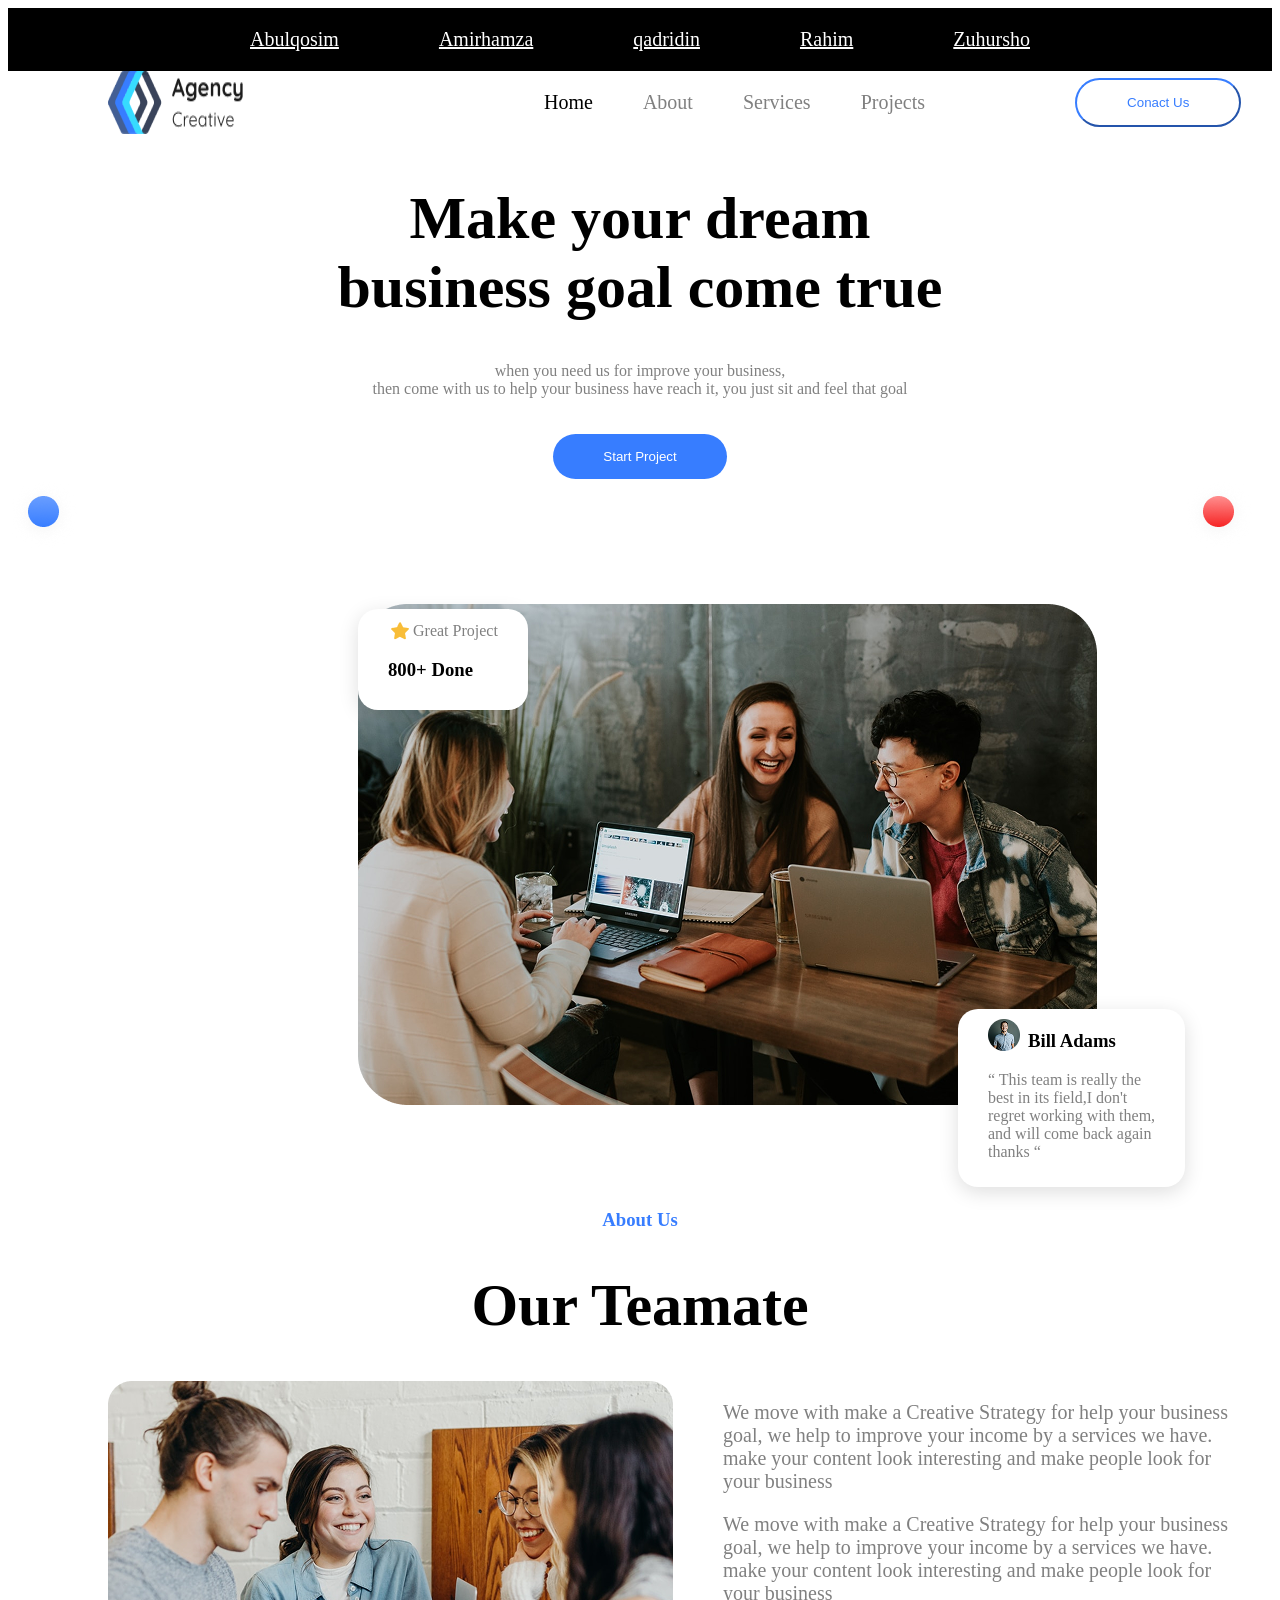
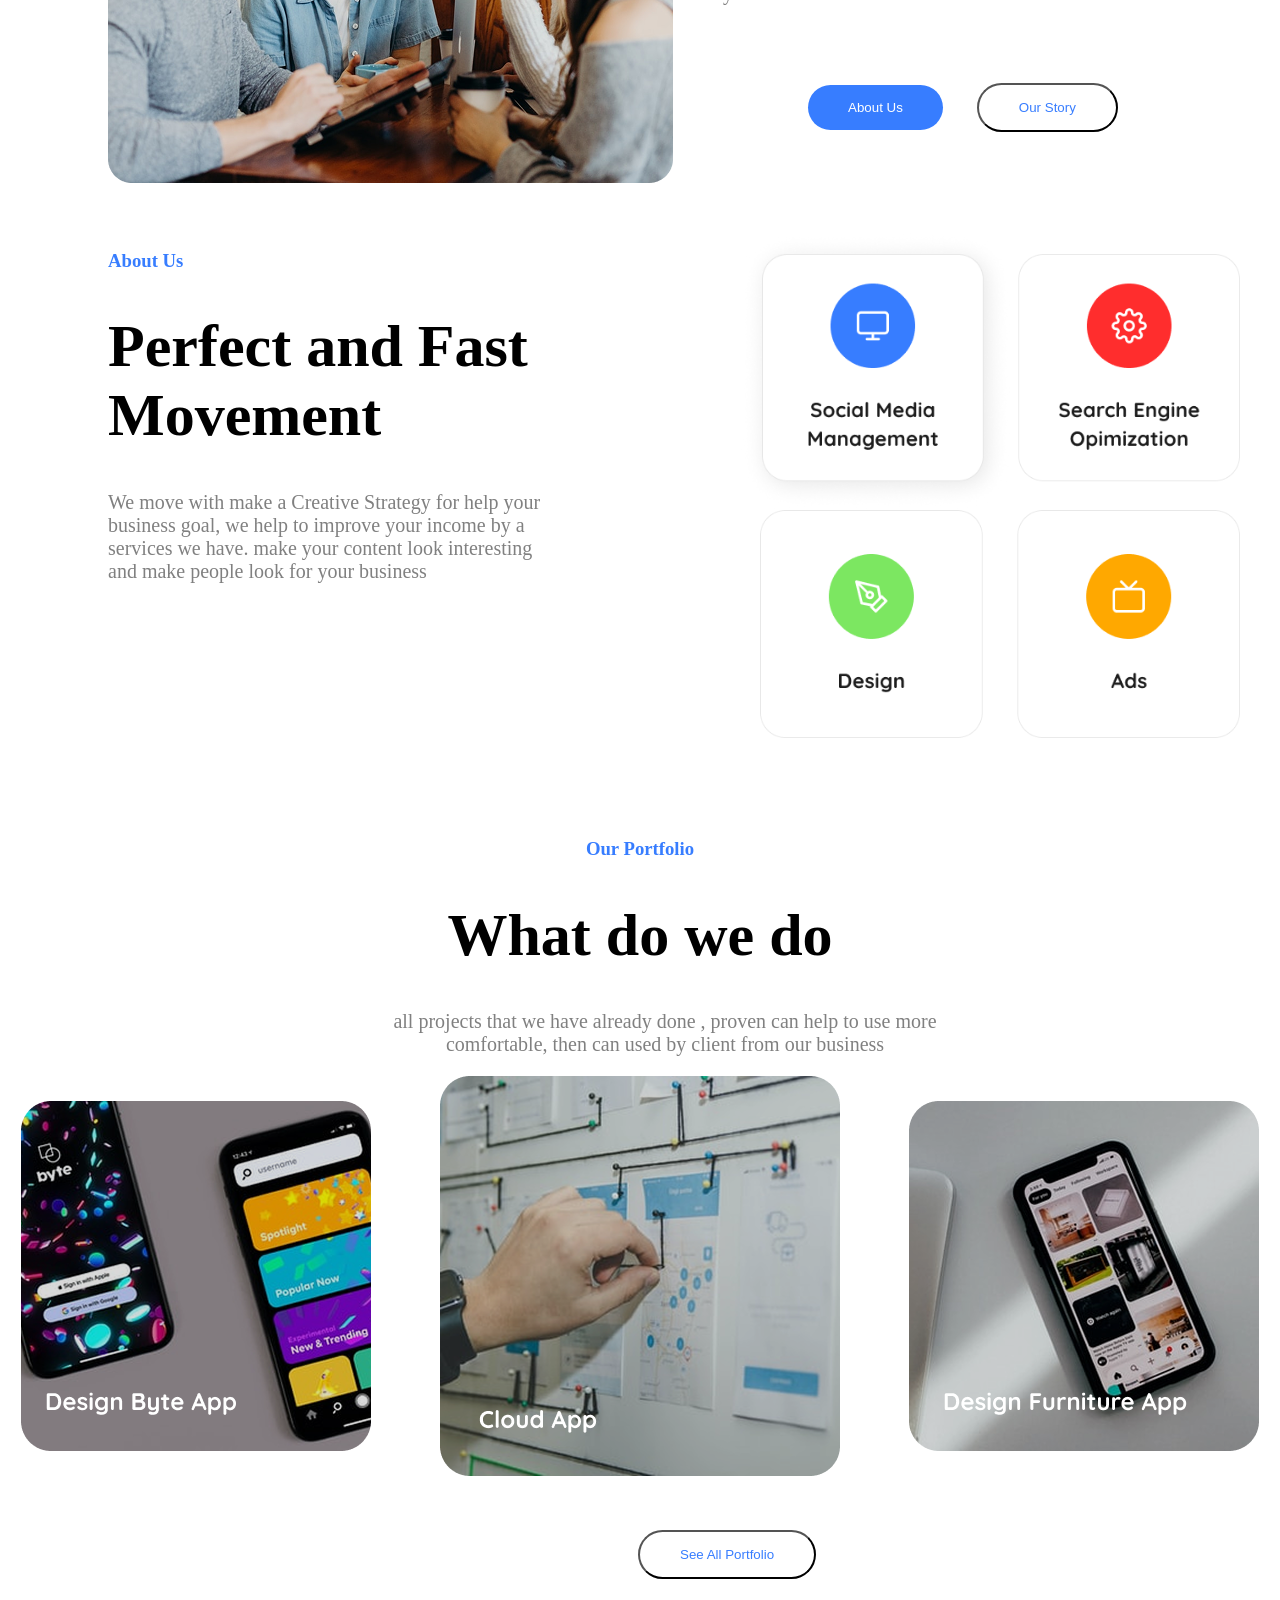
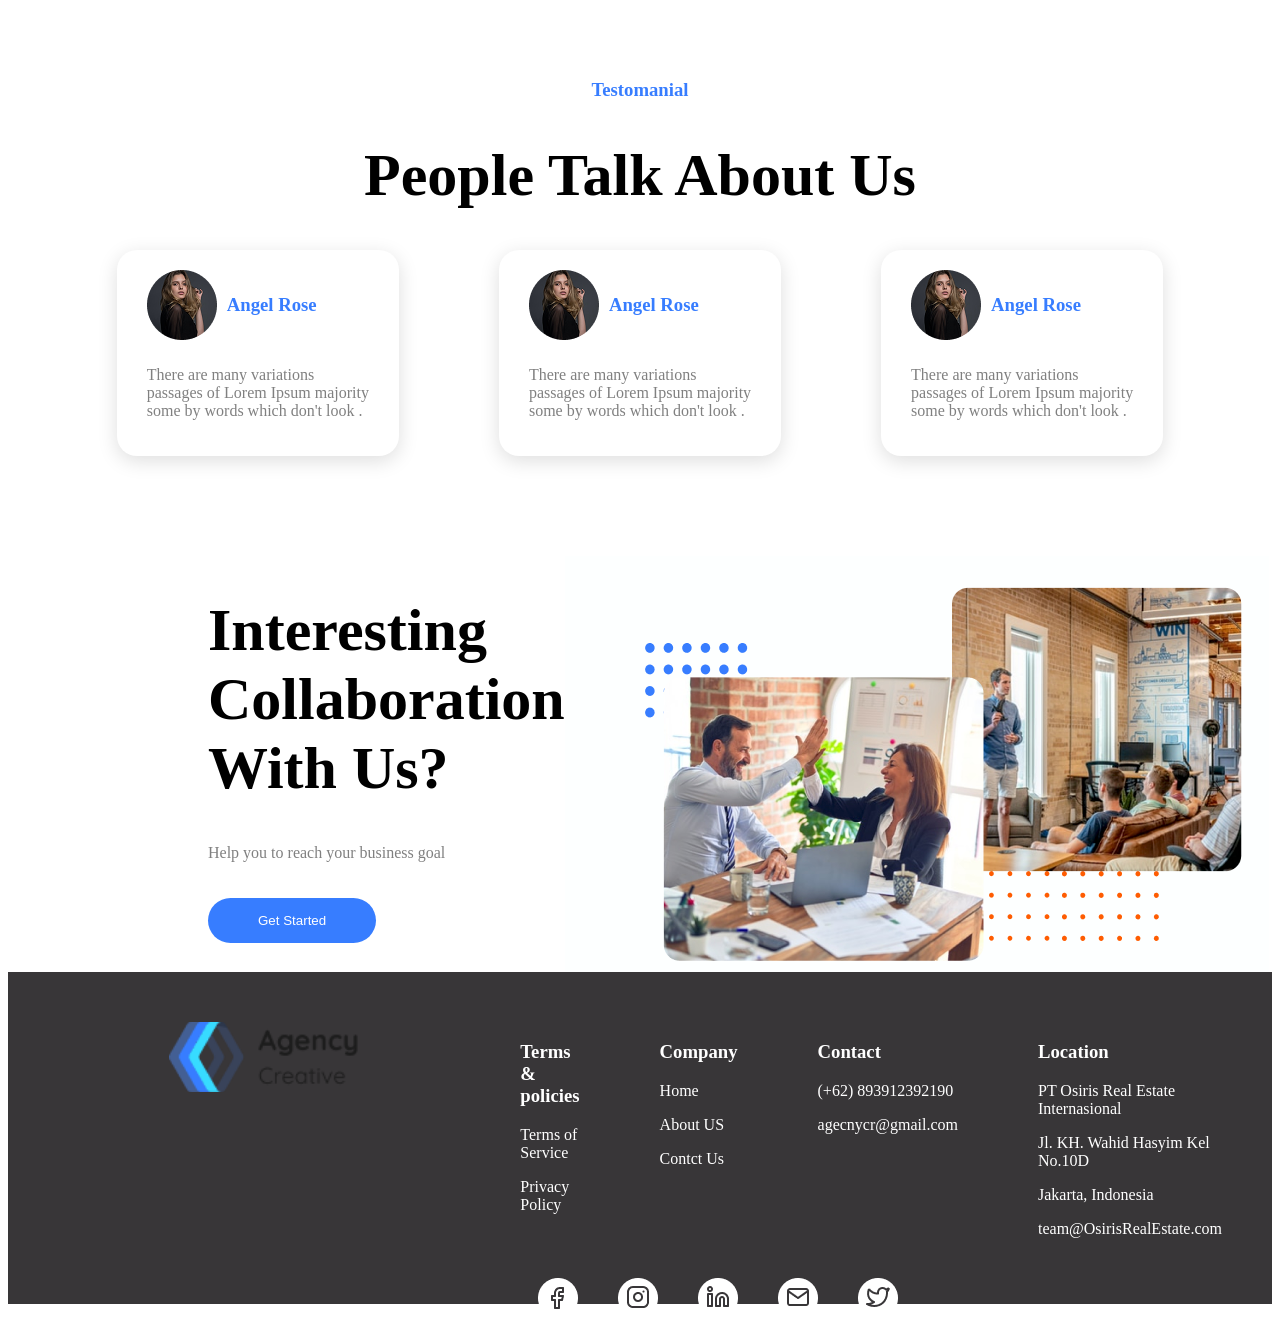
<file: index.html>
<!DOCTYPE html>
<html lang="en">
<head>
    <meta charset="UTF-8">
    <meta name="viewport" content="width=device-width, initial-scale=1.0">
    <title>Document</title>
    <link rel="stylesheet" href="./style.css">
</head>
<body>
    <div class="name">
      <a href="./index.html">Abulqosim</a>
      <a href="./amirhamza">Amirhamza</a>
      <a href="./qadirdin/">qadridin</a>
      <a href="./rahim/">Rahim</a>
      <a href="./zuhursho">Zuhursho</a>
    </div>
    <div class="salom">
<img src="./Group 3.png" alt="">
<div class="salom1">
    <p>Home</p>
    <p class="salom2">About</p>
    <p class="salom2">Services</p>
    <p class="salom2">Projects</p>
    <button class="salom3">Conact Us</button>
</div>
    </div>
    <div class="salom4">
        <h1 class="salom7">Make your dream<br> 
business goal come true</h1>
<p class="salom2">when you need us for improve your business,<br>
then come with us to help your business have reach it, you just sit and feel that goal</p>
<button class="salom5">Start Project</button>
    </div>
    <img src="./Ellipse 87.png" alt="">
    <img class="salom15" src="./Ellipse 88.png" alt="">
    <div class="salom9">
        <img class="salom8" src="./Rectangle 844.png" alt="">
        <div class="salom10">
            <div class="salom11">
                <img src="./star.png" alt="">
                <p class="salom12">Great Project</p>
            </div>
            <h3>800+ Done</h3>
        </div>
               <div class="salom13">
            <div class="salom11">
                <img src="./Ellipse 50.png" alt="">
                <h3 class="salom14">Bill Adams</h3>
            </div>
            <p class="salom2">“ This team is really the<br> best in its field,I don't<br> regret working with them,<br> and will come back again<br> thanks “</p>
        </div>
    </div>
    <div class="salom16">
        <h3 class="salom17">About Us</h3>
        <h1 class="salom7">Our Teamate</h1>
    </div>
    <div class="salom18">
        <img src="./Rectangle 832.png" alt="">
        <div class="salom19">
            <p class="salom20">We move with make a Creative Strategy for help your business<br> goal, we help to improve your income by a services we have.<br> make your content look interesting and make people look for<br> your business</p>
                        <p class="salom20">We move with make a Creative Strategy for help your business<br> goal, we help to improve your income by a services we have.<br> make your content look interesting and make people look for<br> your business</p>

        </div>
    </div>
    <div class="salom24">
                    <button class="salom22">About Us</button>
            <button class="salom23">Our Story</button>
    </div>
    <div class="salom25">
<div class="salom28">
            <h3 class="salom17">About Us</h3>
        <h1 class="salom7">Perfect and Fast<br>Movement</h1>
        <p class="salom26">We move with make a Creative Strategy for help your<br> business goal, we help to improve your income by a<br> services we have. make your content look interesting<br> and make people look for your business</p>
</div>
        <div class="salom27">
            <img src="./Frame 36.png" alt="">
            <img class="salom29" src="./Frame 35.png" alt="">
        </div>
    </div>
    <div class="salom30">
            <h3 class="salom17">Our Portfolio</h3>
    <h1 class="salom7">What do we do</h1>
    <p class="salom20">all projects that we have already done , proven can help to use more<br> comfortable, then can used by client from our business</p>
    <img src="./Group 2155.png" alt="">
    </div>
        <button class="salom31">See All Portfolio</button>
        <div class="salom32">
            <h3 class="salom17">Testomanial</h3>
            <h1 class="salom7">People Talk About Us</h1>
        </div>
 <div class="salom40">
               <div class="salom33">
                <img src="./Ellipse 57.png" alt="">
                <h3 class="salom34">Angel Rose</h3>
                <p class="salom35">There are many variations<br> passages of Lorem Ipsum majority<br> some by words which don't look . </p>
            </div>
                        <div class="salom33">
                <img src="./Ellipse 57.png" alt="">
                <h3 class="salom34">Angel Rose</h3>
                <p class="salom35">There are many variations<br> passages of Lorem Ipsum majority<br> some by words which don't look . </p>
            </div>
                        <div class="salom33">
                <img src="./Ellipse 57.png" alt="">
                <h3 class="salom34">Angel Rose</h3>
                <p class="salom35">There are many variations<br> passages of Lorem Ipsum majority<br> some by words which don't look . </p>
            </div>
            
 </div>
 <div class="salom41">
<div class="salom43">
        <h1 class="salom7">Interesting<br> Collaboration<br> With Us?</h1>
    <p class="salom2">Help you to reach your business goal</p>
    <button class="salom42">Get Started</button>
</div>
<img src="./Снимок экрана — 2026-11-27 в 00.05.38.png" alt="">
 </div>
 <div class="salom44">
    <img class="salom51" src="./Group 3.png" alt="">
<div class="salom50">
        <div class="salom45">
        <h3>Terms & policies</h3>
        <p>Terms of Service</p>
        <p>Privacy Policy</p>
    </div>
    <div class="salom45">
        <h3>Company</h3>
        <p>Home</p>
        <p>About US</p>
        <p>Contct Us</p>
    </div>
    <div class="salom46">
        <h3>Contact</h3>
        <p>(+62) 893912392190</p>
        <p>agecnycr@gmail.com</p>
    </div>
    <div class="salom47">
        <h3>Location</h3>
        <p>PT Osiris Real Estate Internasional</p>
        <p>Jl. KH. Wahid Hasyim Kel No.10D</p>
        <p>Jakarta, Indonesia</p>
        <p>team@OsirisRealEstate.com</p>
    </div>
</div>
 </div>
 <img class="salom53" src="./Group 2148.png" alt="">
</body>
</html>
</file>
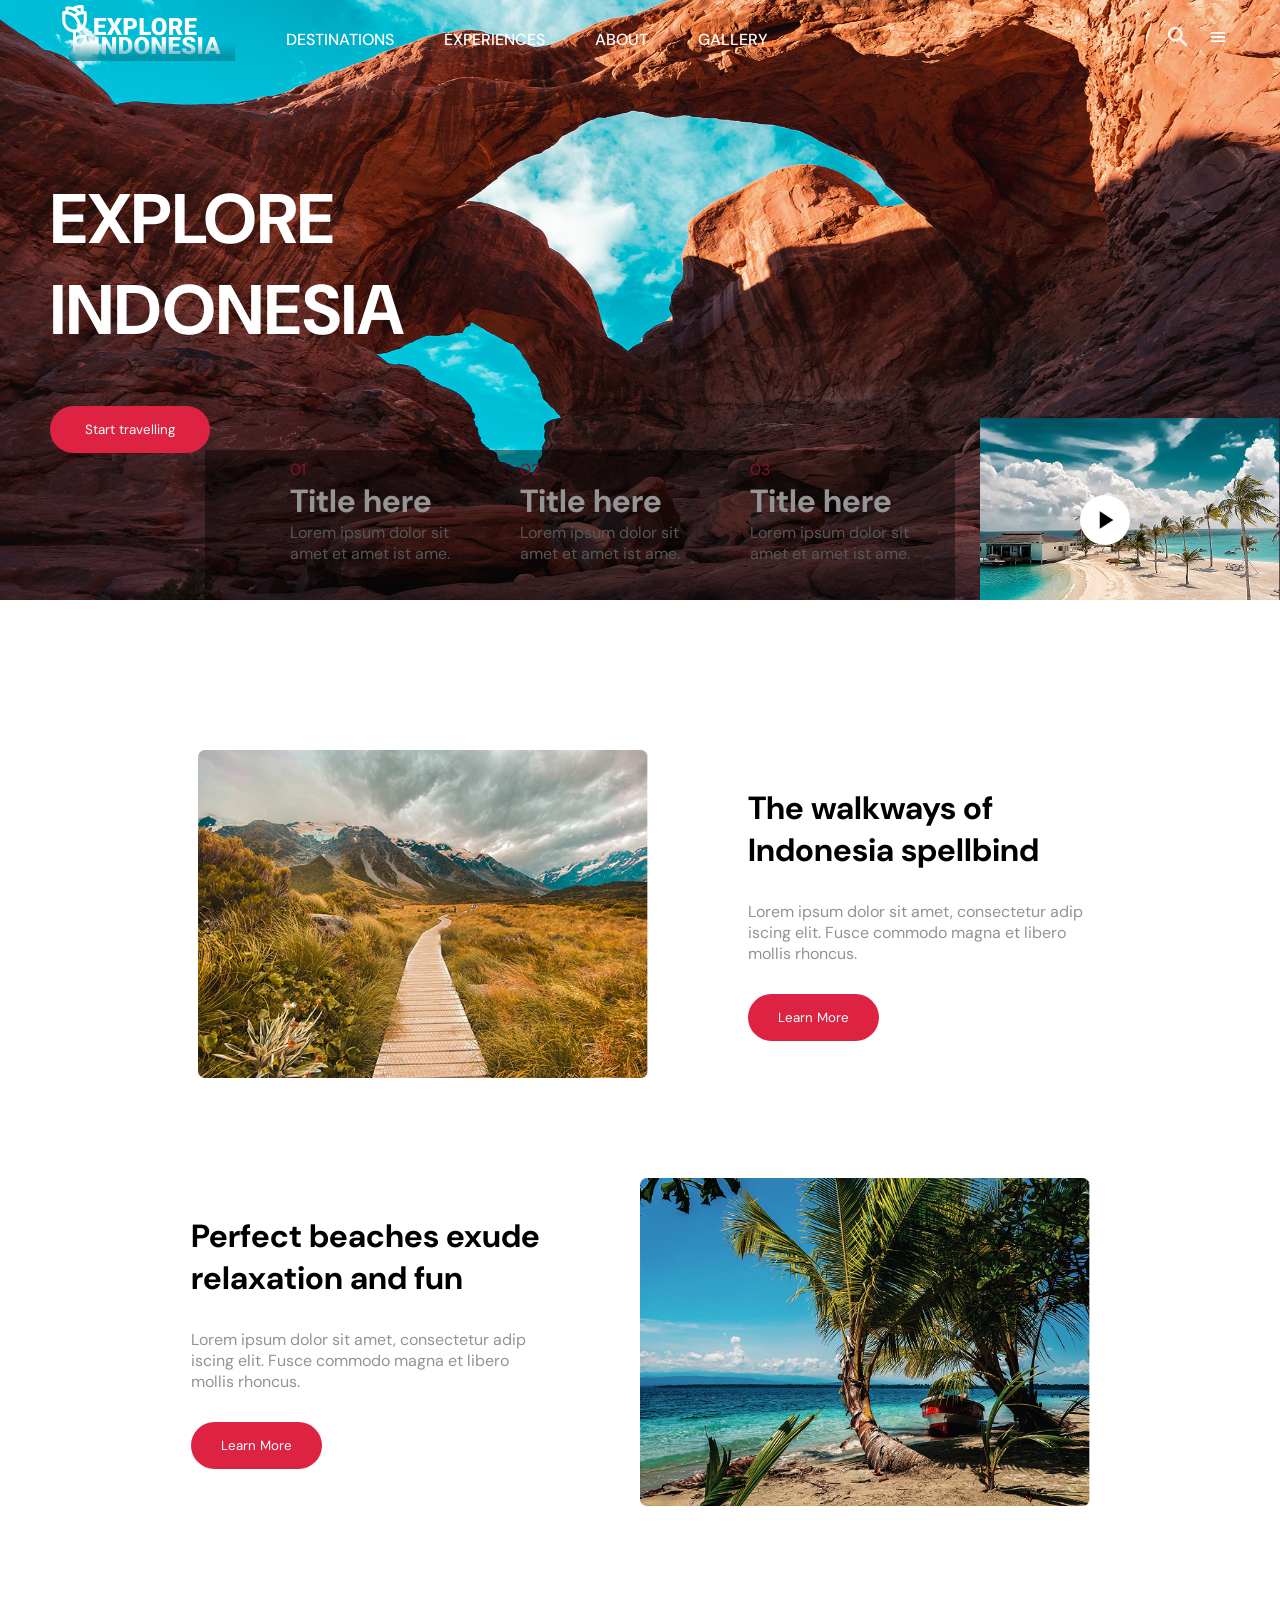
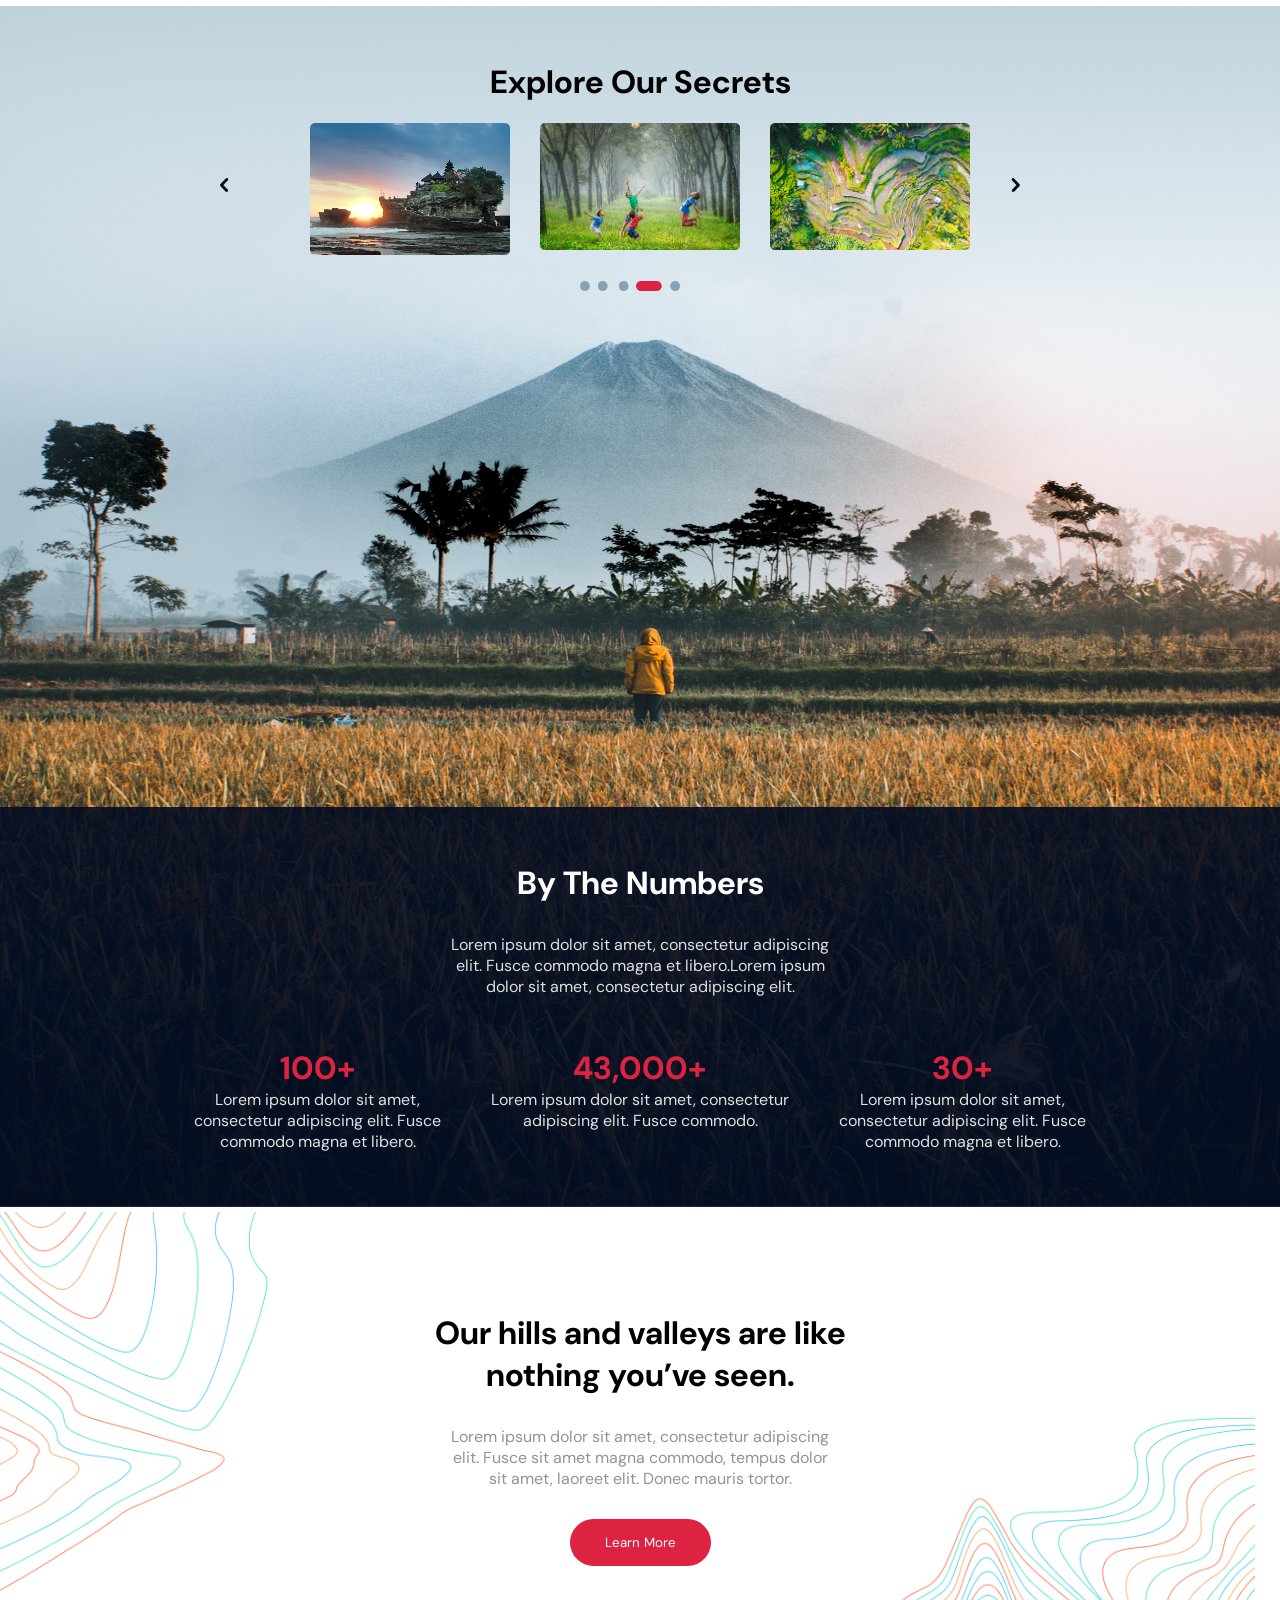
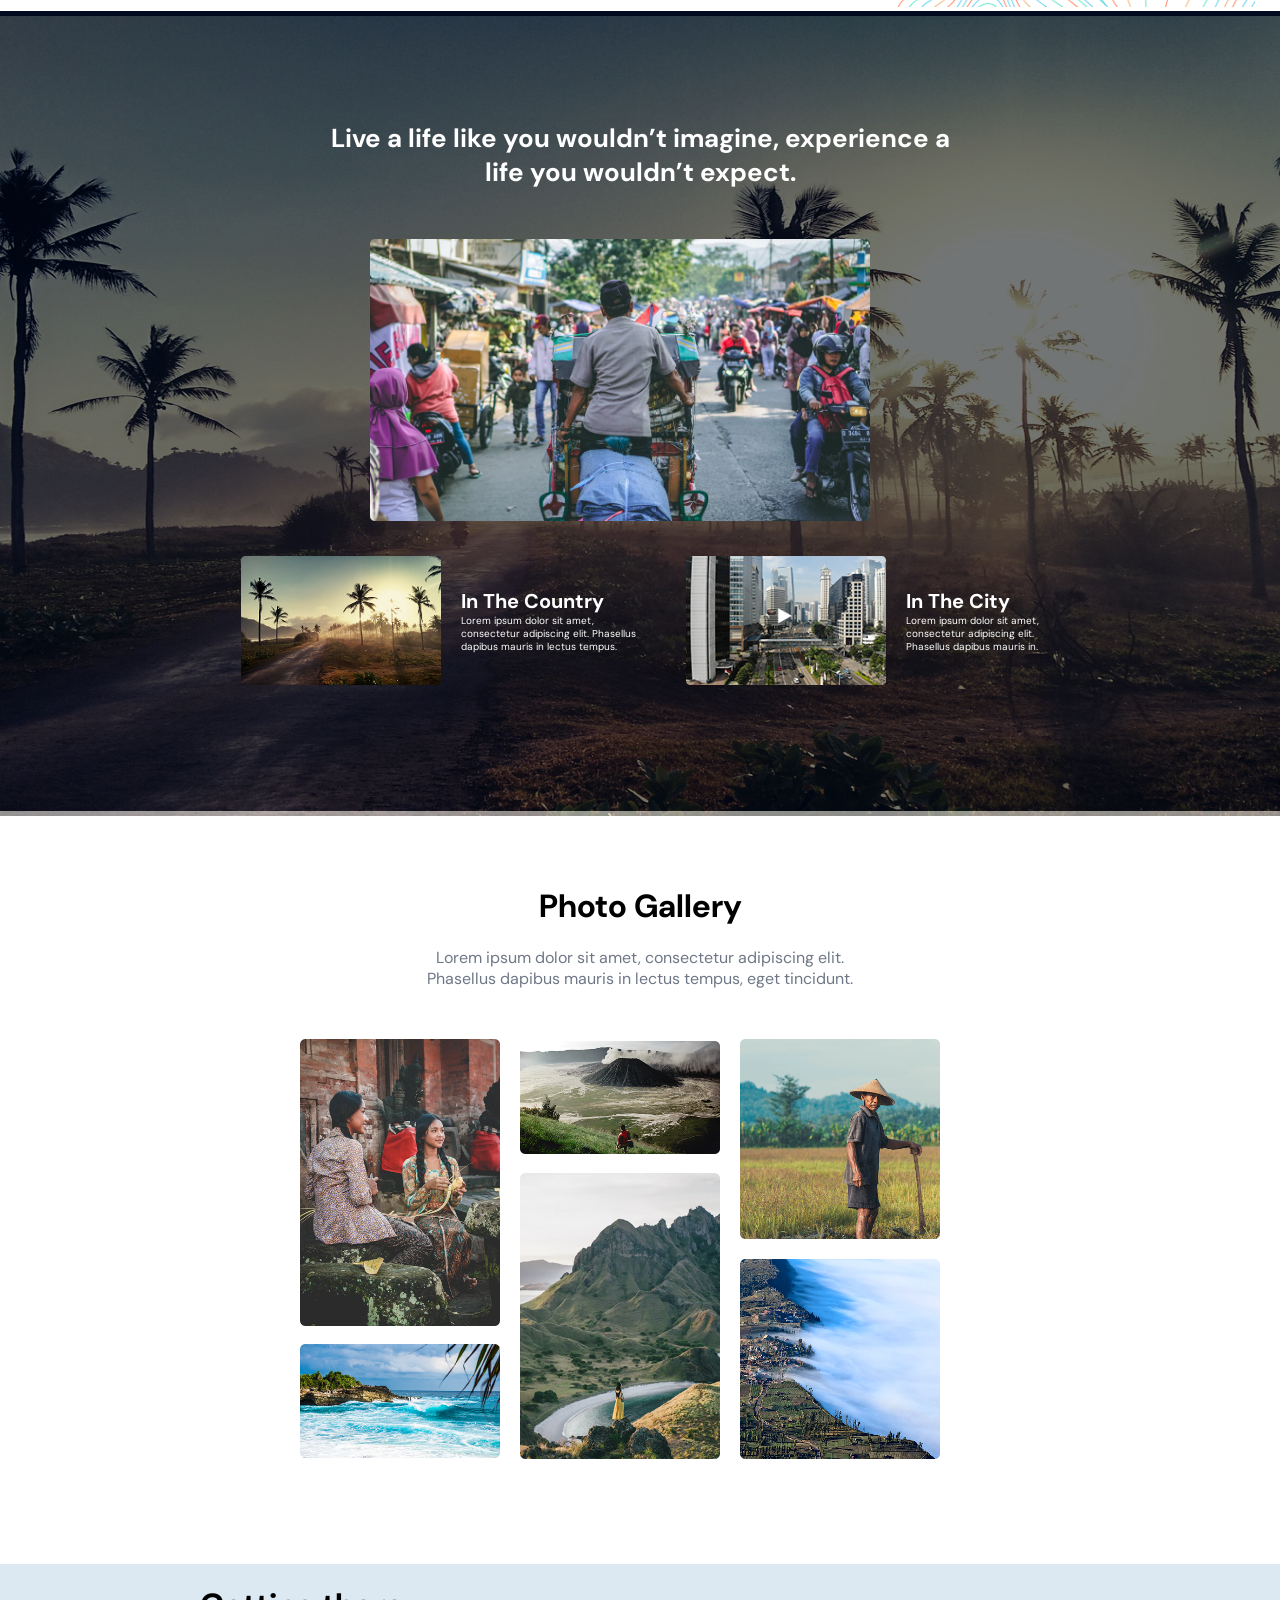
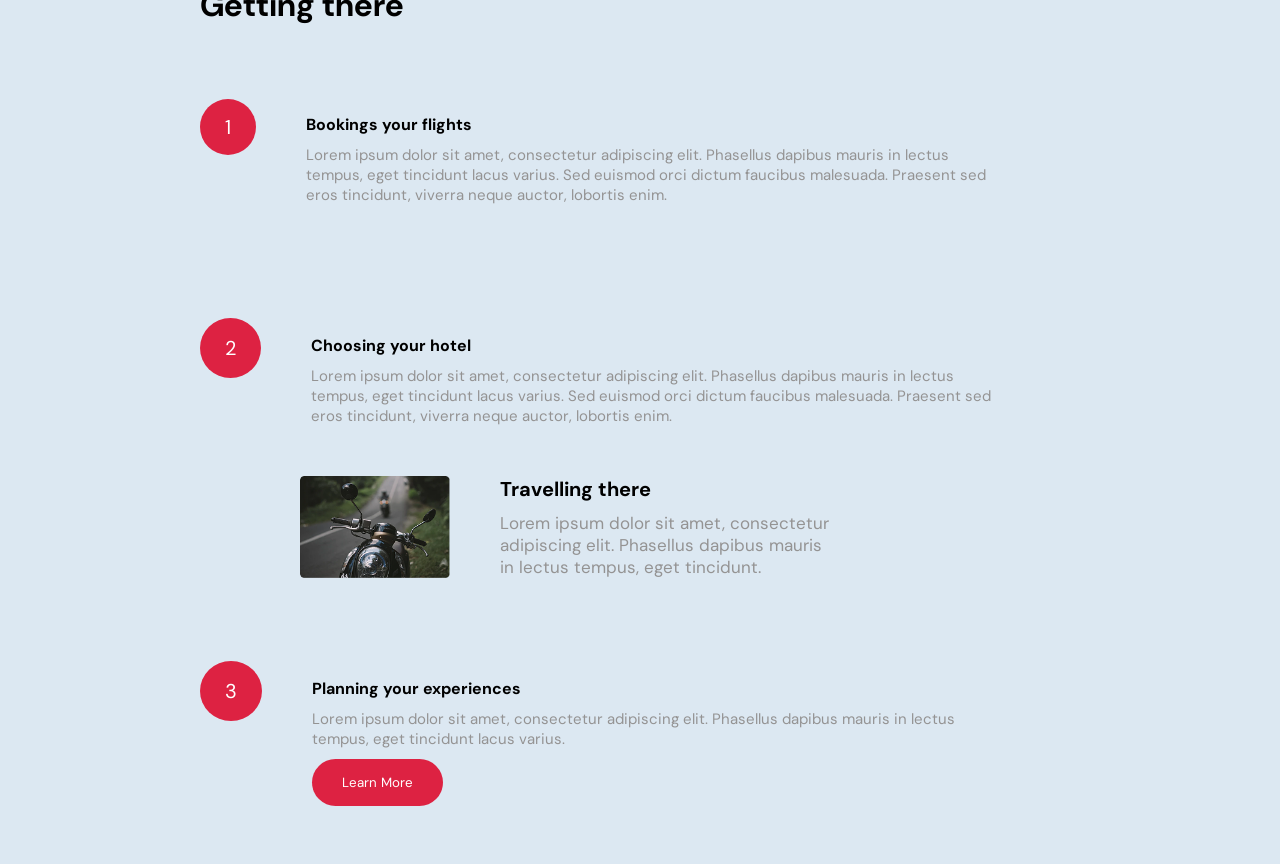
<file: amirhamza/amirhamza.html>
<!DOCTYPE html>
<html lang="en">
<head>
    <meta charset="UTF-8">
    <meta name="viewport" content="width=device-width, initial-scale=1.0">
    <title>Document</title>
    <link rel="stylesheet" href="./amirhamza.css">
    <link rel="preconnect" href="https://fonts.googleapis.com">
    <link rel="preconnect" href="https://fonts.gstatic.com" crossorigin>
    <link href="https://fonts.googleapis.com/css2?family=DM+Sans:ital,opsz,wght@0,9..40,100..1000;1,9..40,100..1000&family=Google+Sans:ital,opsz,wght@0,17..18,400..700;1,17..18,400..700&family=Merriweather:ital,opsz,wght@0,18..144,300..900;1,18..144,300..900&family=Momo+Trust+Display&family=Montserrat:ital,wght@0,100..900;1,100..900&family=Nunito:ital,wght@0,200..1000;1,200..1000&family=Open+Sans:ital,wght@0,300..800;1,300..800&family=Raleway:ital,wght@0,100..900;1,100..900&family=Red+Hat+Display:ital,wght@0,300..900;1,300..900&family=Roboto:ital,wght@0,100..900;1,100..900&display=swap" rel="stylesheet">
</head>
<body>
    <img src="./images/diego-gutierrez-NRn5rrBnH8w-unsplash 1 (1).png" alt="" width="100%" height="600px">
    <div class="menu">
        <img src="./images/Group 7.png" alt="">
            <a href="">DESTINATIONS</a>
            <a href="">EXPERIENCES</a>
            <a href="">ABOUT</a>
            <a href="">GALLERY</a>
        <div class="div2">
            <img src="./images/Vector (5).png" alt="" width="20px" height="20px">
            <div class="div3">
                <img src="./images/menu.png" alt="" width="20px" height="20px">
            </div>
        </div>
    </div>
    <div class="div4">
        <h1>EXPLORE <br>INDONESIA</h1>
        <button>Start travelling</button>
    </div>
    <div class="div5">
        <div>
            <a href="">01</a>
            <h1>Title here</h1>
            <p>Lorem ipsum dolor sit <br> amet et amet ist ame.</p>
        </div>
        <div>
            <a href="">02</a>
            <h1>Title here</h1>
            <p>Lorem ipsum dolor sit <br> amet et amet ist ame.</p>
        </div>
        <div>
            <a href="">03</a>
            <h1>Title here</h1>
            <p>Lorem ipsum dolor sit <br> amet et amet ist ame.</p>
        </div>
        <div>
            <img src="./images/hussan-amir-h0DK5BIGBEg-unsplash 2.png" alt="" width="300px">
        </div>
    </div>
    <div class="div6">
            <img src="./images/play_arrow.png" alt="" width="30px" style="padding: 10px; background-color: white; border-radius: 50px;">
    </div>
    <div class="div7">
    </div>
    <div class="div8">
        <img src="./images/Rectangle 9.png" alt="" width="450px">
          <div>
            <h1>The walkways of <br> Indonesia spellbind</h1>
            <p>Lorem ipsum dolor sit amet, consectetur adip <br> iscing elit. Fusce commodo magna et libero <br> mollis rhoncus. </p>
            <button>Learn More</button>
          </div>
    </div>
    <div class="div9">
        <img src="./images/Rectangle 10 (2).png" alt="" width="450px">
        <div>
            <h1>Perfect beaches exude <br> relaxation and fun</h1>
            <p>Lorem ipsum dolor sit amet, consectetur adip <br> iscing elit. Fusce commodo magna et libero <br> mollis rhoncus. </p>
            <button>Learn More</button>
        </div>
    </div>
    <img src="./images/ifan-bima-B04Xpnu5JQ4-unsplash 1.png" alt="" width="100%" height="1200px" style="margin-top: 100px;">
    <div class="div10">
        <h1>Explore Our Secrets</h1>
    </div>
    <div class="div11">
        <img src="./images/Rectangle 1258.png" alt="" width="200px">
        <div>
            <img src="./images/Rectangle 1259.png" alt="" width="200px">
        </div>
        <div>
            <img src="./images/Rectangle 1260.png" alt="" width="200px">
        </div>
    </div>
    <div class="div12">
        <img src="./images/Group 6.png" alt="" width="100px">
    </div>
    <div class="div13">
        <img src="./images/Group 5.png" alt="" width="800px">
    </div>
    <div class="div14">
        <img src="./images/Rectangle 1261.png" alt="" width="100%" height="400px">
    </div>
    <div class="div15">
        <h1>By The Numbers</h1>
        <p>Lorem ipsum dolor sit amet, consectetur adipiscing <br> elit. Fusce commodo magna et libero.Lorem ipsum <br> dolor sit amet, consectetur adipiscing elit.</p>
    </div>
    <div class="div16">
        <div>
            <h1>100+</h1>
            <p>Lorem ipsum dolor sit amet, <br> consectetur adipiscing elit. Fusce <br> commodo magna et libero.</p>
        </div>
        <div>
            <h1>43,000+</h1>
            <p>Lorem ipsum dolor sit amet, consectetur <br> adipiscing elit. Fusce commodo.</p>
        </div>
        <div>
            <h1>30+</h1>
            <p>Lorem ipsum dolor sit amet, <br> consectetur adipiscing elit. Fusce <br> commodo magna et libero.</p>
        </div>
    </div>
    <div class="div17">
        <img src="./images/Mask Group (1).png" alt="" width="900px">
    </div>
    <div class="div18">
            <img src="./images/Mask Group (2).png" alt="" width="900px">
        </div>
        <div class="div19">
            <h1>Our hills and valleys are like <br> nothing you’ve seen.</h1>
            <p>Lorem ipsum dolor sit amet, consectetur adipiscing <br> elit. Fusce sit amet magna commodo, tempus dolor <br> sit amet, laoreet elit. Donec mauris tortor.</p>
            <button>Learn More</button>
        </div>
        <div class="div20">
            <img src="./images/Rectangle 1272.png" alt="" width="100%" height="800px">
        </div>
        <div class="div21">
            <img src="./images/hugo-matilla-EFuCATqfblI-unsplash 1.png" alt="" width="100%" height="800px">
        </div>
        <div class="div22">
           <h1>Live a life like you wouldn’t imagine, experience a <br> life you wouldn’t expect.</h1>
        </div>
        <div class="div23">
            <img src="./images/image 2.png" alt="" width="500px">
        </div>
        <div class="div24">
            <div class="div25">
                <img src="./images/image 3.png" alt="" width="200px">
                <div>
                    <h1>In The Country</h1>
                    <p>Lorem ipsum dolor sit amet, <br> consectetur adipiscing elit. Phasellus <br> dapibus mauris in lectus tempus.</p>
                </div>
            </div>
            <div class="div26">
                <img src="./images/Preview.png" alt="" width="200px">
                <div>
                    <h1>In The City</h1>
                    <p>Lorem ipsum dolor sit amet, <br> consectetur adipiscing elit. <br> Phasellus dapibus mauris in.</p>
                </div>
            </div>

        </div>
        <div class="div27">
            <h1>Photo Gallery</h1>
            <p>Lorem ipsum dolor sit amet, consectetur adipiscing elit. <br> Phasellus dapibus mauris in lectus tempus, eget tincidunt.</p>
        </div>
        <div class="div28">
            <img src="./images/Image 06.png" alt="" width="200px">
        </div>
        <div class="div29">
            <img src="./images/Image 05.png" alt="" width="200px">
        </div>
        <div class="div30">
           <img src="./images/Image 02.png" alt="" width="200px">
        </div>
        <div class="div31">
            <img src="./images/Image 04.png" alt="" width="200px">
        </div>
        <div class="div32">
            <img src="./images/Image 03.png" alt="" width="200px">
        </div>
        <div class="div33">
            <img src="./images/Image 01.png" alt="" width="200px">
        </div>
        <div class="div34">
            <h1>Getting there</h1>
        </div>
        <div class="div35">
               <div>
                 <a href="">1</a>
               </div>
                <div>
                    <h1>Bookings your flights</h1>
                <p>Lorem ipsum dolor sit amet, consectetur adipiscing elit. Phasellus dapibus mauris in lectus <br> tempus, eget tincidunt lacus varius. Sed euismod orci dictum faucibus malesuada. Praesent sed <br> eros tincidunt, viverra neque auctor, lobortis enim.</p>
                </div>
            </div>
            <div class="div36">
                <div>
                    <a href="">2</a>
                </div>
                <div>
                    <h1>Choosing your hotel</h1>
                    <p>Lorem ipsum dolor sit amet, consectetur adipiscing elit. Phasellus dapibus mauris in lectus <br> tempus, eget tincidunt lacus varius. Sed euismod orci dictum faucibus malesuada. Praesent sed <br> eros tincidunt, viverra neque auctor, lobortis enim.</p>
                </div>
            </div>
            <div class="div37">
                <img src="./images/Video.png" alt="" width="150px">
                <div>
                    <h1>Travelling there</h1>
                    <p>Lorem ipsum dolor sit amet, consectetur <br> adipiscing elit. Phasellus dapibus mauris <br> in lectus tempus, eget tincidunt.</p>
                </div>
            </div>
            <div>
                <div class="div38">
                   <div>
                     <a href="">3</a>
                   </div>
                    <div>
                    <h1>Planning your experiences</h1>
                    <p>Lorem ipsum dolor sit amet, consectetur adipiscing elit. Phasellus dapibus mauris in lectus <br> tempus, eget tincidunt lacus varius. </p>
                    <button>Learn More</button>
                </div>
                </div>
                
            </div>
</body>
</html>
</file>
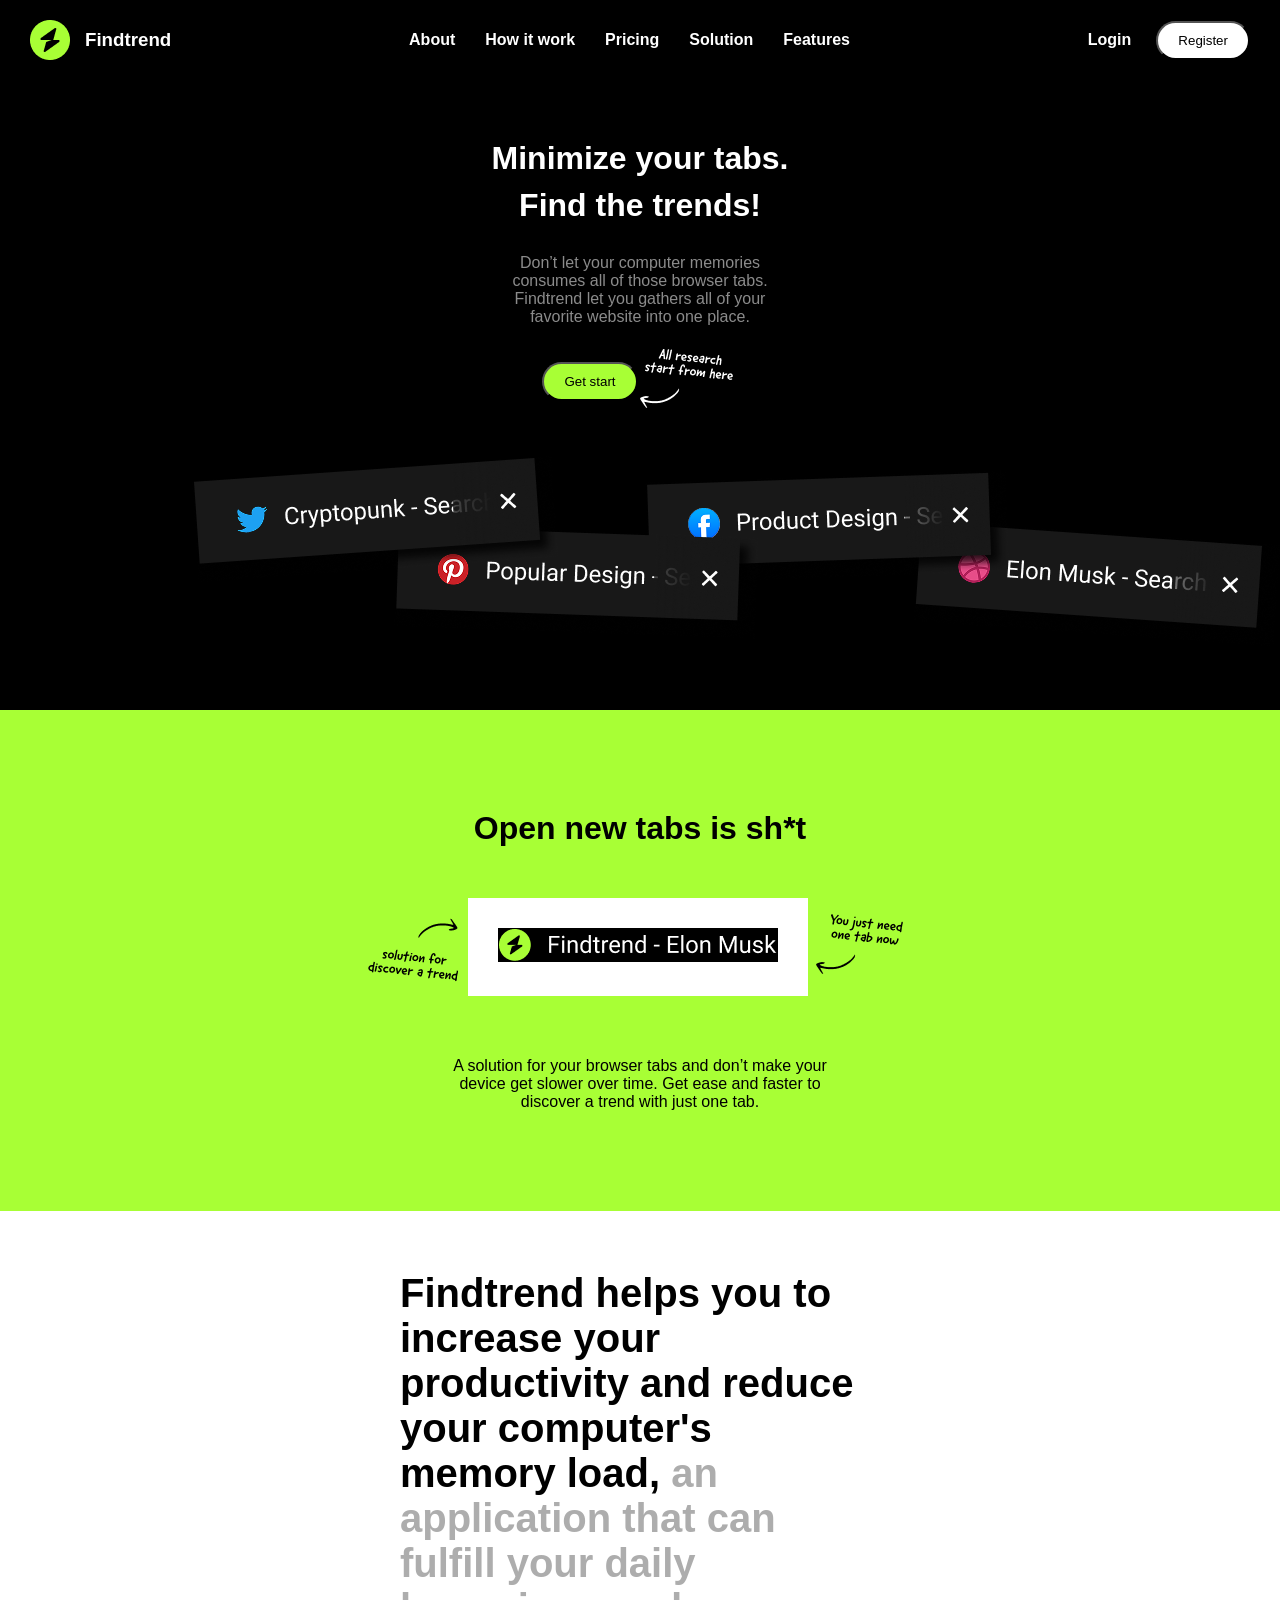
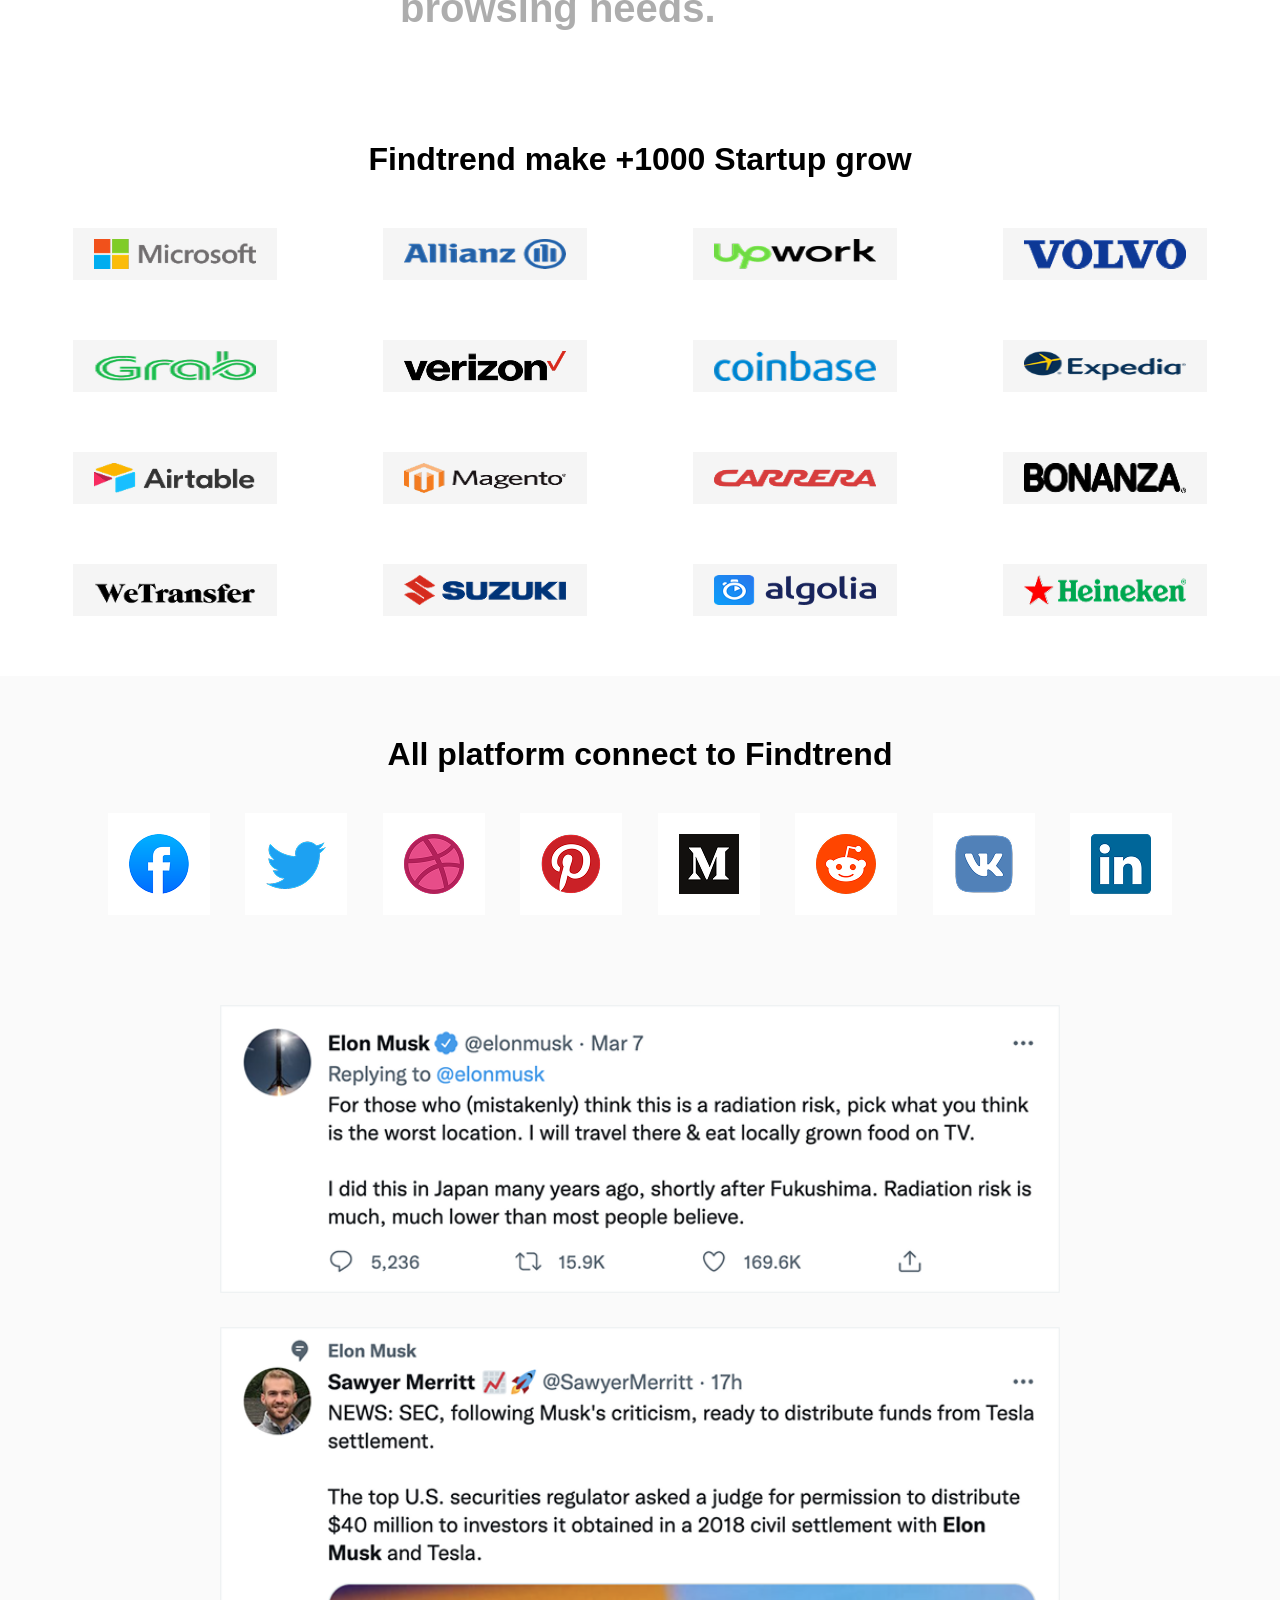
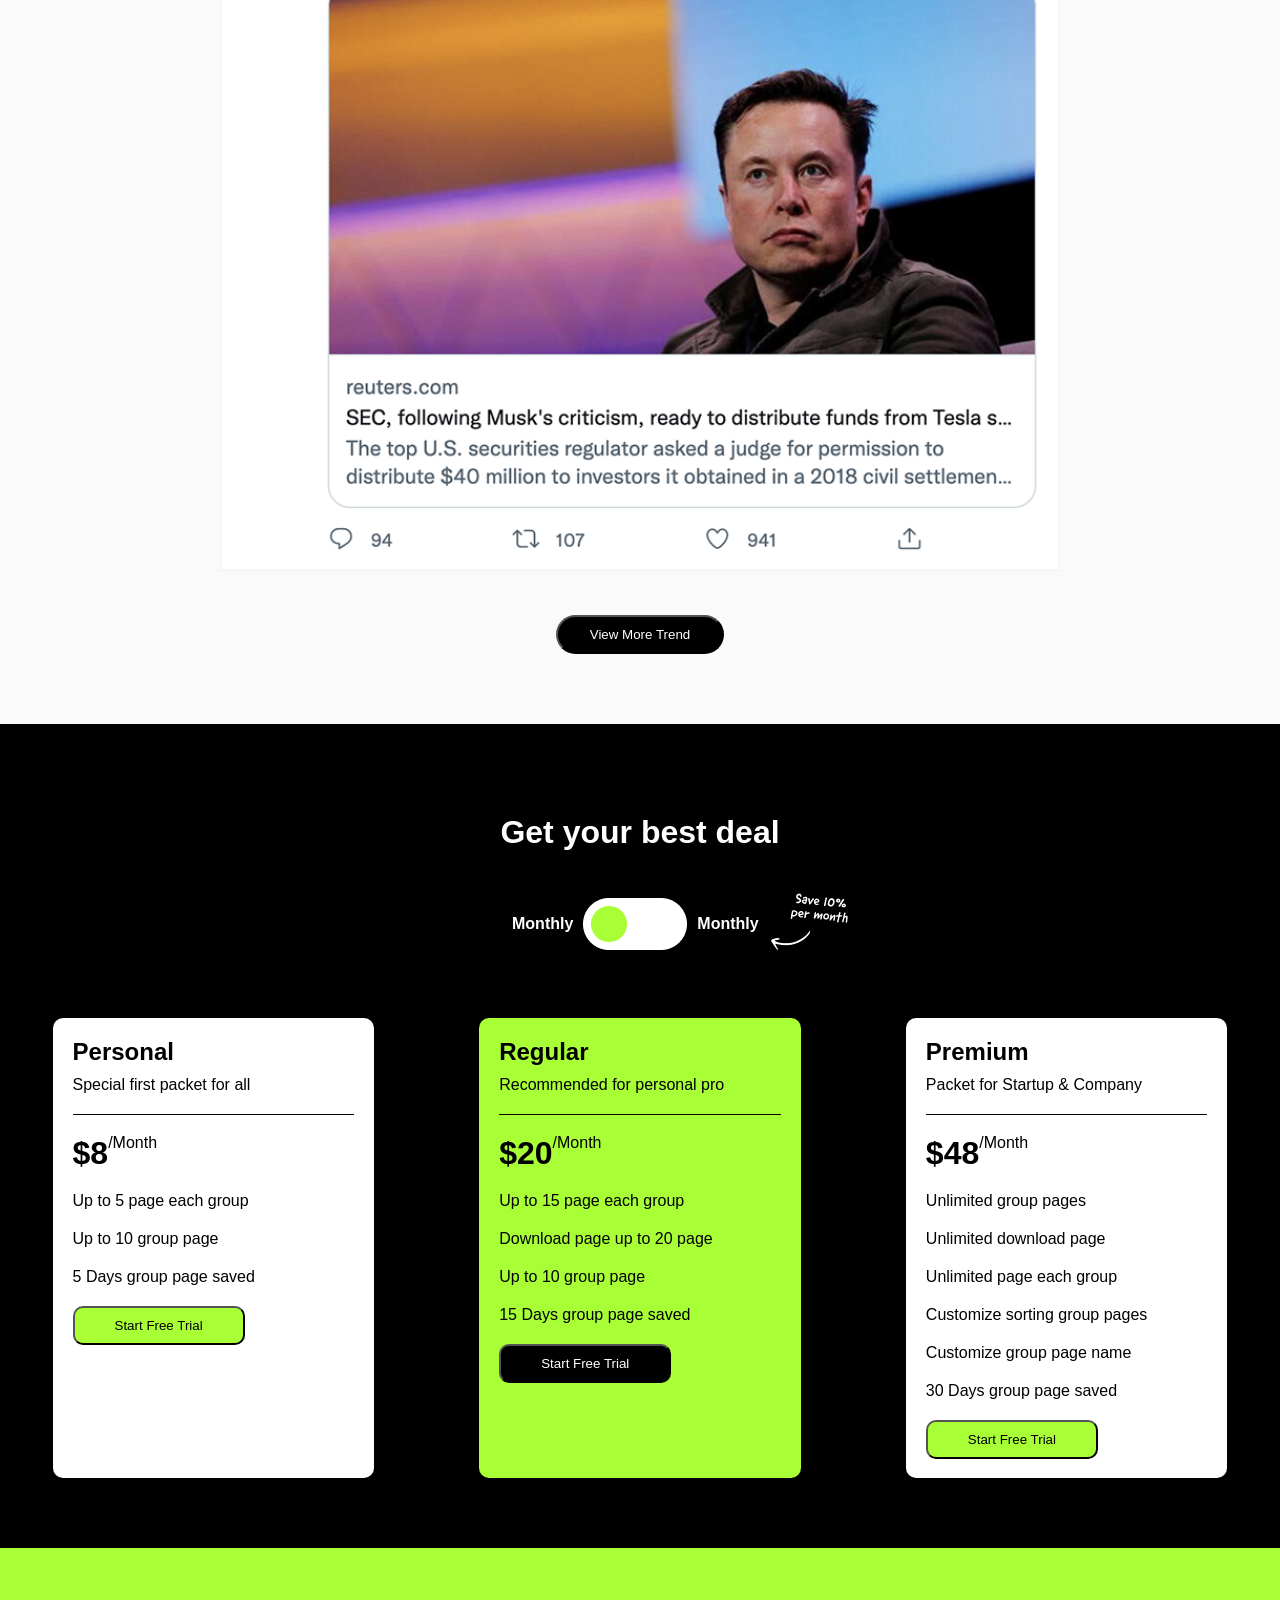
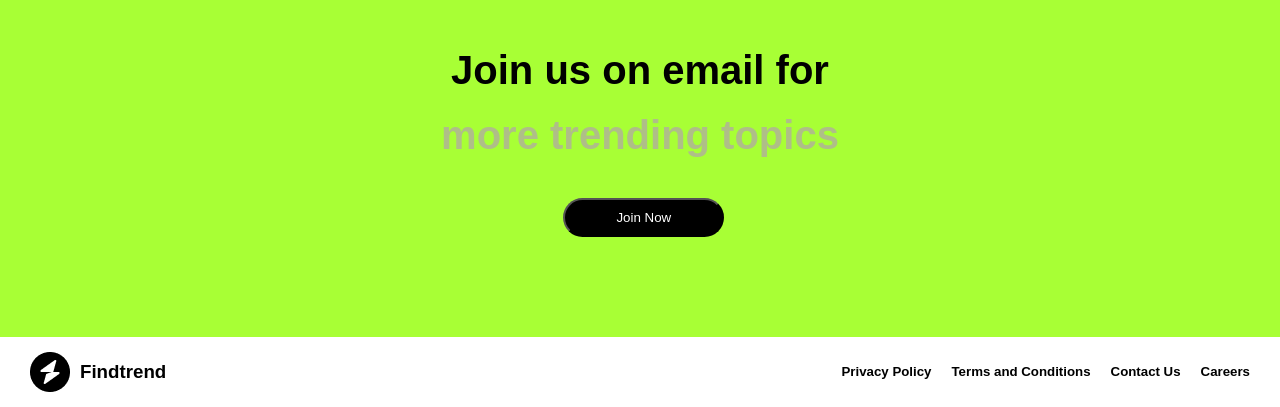
<file: zuhursho/zuhursho.html>
<!doctype html>
<html lang="en">
  <head>
    <meta charset="UTF-8" />
    <meta name="viewport" content="width=device-width, initial-scale=1.0" />
    <title>Document</title>
    <link rel="stylesheet" href="./zuhursho.css" />
  </head>
  <body>
    <div class="box1">
      <div class="div1">
        <div class="div2">
          <img src="./img/Vector.png" alt="" />
          <h3>Findtrend</h3>
        </div>
        <div class="div3">
          <h4>About</h4>
          <h4>How it work</h4>
          <h4>Pricing</h4>
          <h4>Solution</h4>
          <h4>Features</h4>
        </div>
        <div class="div4">
          <h4>Login</h4>
          <button>Register</button>
        </div>
      </div>

      <div class="div5">
        <h1>Minimize your tabs.</h1>
        <h1>Find the trends!</h1>
        <p>
          Don’t let your computer memories consumes all of those browser tabs.
          Findtrend let you gathers all of your favorite website into one place.
        </p>
      </div>

      <div class="div6">
        <button>Get start</button>
        <img src="./img/img-hero.png" alt="" />
      </div>
      <div class="div7">
        <img src="./img/btn-hero-socmed.png" alt="" />
      </div>
    </div>

    <div class="box2">
      <h1>Open new tabs is sh*t</h1>
      <div class="div8">
        <img src="./img/Group 427321657.png" alt="" />
        <div class="div9">
          <img src="./img/Frame 1.png" alt="" />
        </div>
        <img src="./img/Group 427321665.png" alt="" />
      </div>
      <p class="ppp">
        A solution for your browser tabs and don’t make your device get slower
        over time. Get ease and faster to discover a trend with just one tab.
      </p>
    </div>
    <div class="div10">
      <h1>Findtrend helps you to increase your</h1>
      <h1>productivity and reduce your computer's</h1>
      <h1>memory load,<span> an application that can </span></h1>
      <h1><span>fulfill your daily browsing needs.</span></h1>
    </div>

    <h1 class="h1h">Findtrend make +1000 Startup grow</h1>

    <div class="box3">
      <div class="div11">
        <img src="./img/image 116.png" alt="" />
        <img src="./img/image 128.png" alt="" />
        <img src="./img/image 121.png" alt="" />
        <img src="./img/image 119.png" alt="" />
      </div>
      <div class="div11">
        <img src="./img/image 125.png" alt="" />
        <img src="./img/image 122.png" alt="" />
        <img src="./img/image 133.png" alt="" />
        <img src="./img/image 129.png" alt="" />
      </div>
      <div class="div11">
        <img src="./img/image 117.png" alt="" />
        <img src="./img/image 126.png" alt="" />
        <img src="./img/image 120.png" alt="" />
        <img src="./img/image 124.png" alt="" />
      </div>
      <div class="div11">
        <img src="./img/image 132.png" alt="" />
        <img src="./img/image 127.png" alt="" />
        <img src="./img/image 118.png" alt="" />
        <img src="./img/image 130.png" alt="" />
      </div>
    </div>

    <div class="box4">
      <h1 class="h2h2">All platform connect to Findtrend</h1>
      <div class="div12">
        <img src="./img/image 105.png" alt="" />
        <img src="./img/image 96.png" alt="" />
        <img src="./img/Rectangle 6.png" alt="" />
        <img src="./img/image 111.png" alt="" />
        <img src="./img/image 113.png" alt="" />
        <img src="./img/image 114.png" alt="" />
        <img src="./img/image 115.png" alt="" />
        <img src="./img/image 112.png" alt="" />
      </div>
      <div class="div13">
        <img src="./img/tweet 1.png" alt="" />
        <img src="./img/tweet 2.png" alt="" />
        <button>View More Trend</button>
      </div>
    </div>

    <div class="box5">
      <h1 class="h3h">Get your best deal</h1>
      <div class="div14">
        <h4>Monthly</h4>
        <img src="./img/Group 427321656.png" alt="" />
        <h4>Monthly</h4>
        <img src="./img/Group 427321660.png" alt="" />
      </div>
      <div class="box51">
        <div class="div15">
          <h2>Personal</h2>
          <p class="p2">Special first packet for all</p>
          <div class="div111">
            <h1>$8</h1>
            <p>/Month</p>
          </div>
          <p>Up to 5 page each group</p>
          <p>Up to 10 group page</p>
          <p>5 Days group page saved</p>
          <button>Start Free Trial</button>
        </div>

        <div class="div16">
          <h2>Regular</h2>
          <p class="p2">Recommended for personal pro</p>
          <div class="div111">
            <h1>$20</h1>
            <p>/Month</p>
          </div>
          <p>Up to 15 page each group</p>
          <p>Download page up to 20 page</p>
          <p>Up to 10 group page</p>
          <p>15 Days group page saved</p>
          <button>Start Free Trial</button>
        </div>
        <div class="div15">
          <h2>Premium</h2>
          <p class="p2">Packet for Startup & Company</p>
          <div class="div111">
            <h1>$48</h1>
            <p>/Month</p>
          </div>
          <p>Unlimited group pages</p>
          <p>Unlimited download page</p>
          <p>Unlimited page each group</p>
          <p>Customize sorting group pages</p>
          <p>Customize group page name</p>
          <p>30 Days group page saved</p>
          <button>Start Free Trial</button>
        </div>
      </div>
    </div>

    <div class="box6">
        <h1 class="h5">Join us on email for</h1>
        <h1 class="h6">more trending topics</h1>
        <button>Join Now </button>
    </div>
    <div class="footer">
        <div class="div18">
            <img src="./img/Vector (1).png" alt="">
            <h3>Findtrend</h3>
        </div>
        <div class="div19">
        <h5>Privacy Policy</h5>
        <h5>Terms and Conditions</h5>
        <h5>Contact Us</h5>
        <h5>Careers</h5>
        </div>
    </div>
  </body>
</html>
</file>
<file: style.css>
.name {
    padding: 20px;
    display: flex;
    gap: 100px;
    text-align: center;
    justify-content: center;
    background-color: black;
}

a {
    color: white;
    font-size: 20px;
}
.salom{
    margin-left: 100px;
    display: flex;
}
.salom1{
    gap: 50px;
    font-size: 20px;
    margin-left: 300px;
    justify-content: center;
    align-items: center;
    display: flex;
}
.salom2{
    color: grey;
}
.salom3{
    color: #377DFF;
    border-color: #377DFF;
    border-radius: 30px;
    padding: 15px 50px;
    background-color: white;
    margin-left: 100px;
}
.salom7{
    font-size: 60px;
}
.salom4{
    margin-top: 50px;
    text-align: center;
}
.salom5{
    margin-top: 20px;
    border-radius: 30px;
    padding: 15px 50px;
    background-color: #377DFF;
    color: white;
    border: none;
}
.salom9{
    margin-top: 50px;
    margin-left: 350px;
}
.salom10{
    margin-top: -500px;
    background-color: white;
    position: absolute;
    padding: 10px 30px;
    border-radius: 20px;
    box-shadow: 0 5px 20px #0002;
}
.salom12{
    color: grey;
    margin-top: -25px;
    margin-left: 25px;
}
.salom13{
    margin-top: -100px;
    background-color: white;
    margin-left: 600px;
    position: absolute;
    padding: 10px 30px;
    border-radius: 20px;
    box-shadow: 0 5px 20px #0002;
}
.salom14{
        margin-top: -25px;
    margin-left: 40px;
}
.salom15{
    margin-left: 1100px;
}
.salom16{
    margin-top: 100px;
    text-align: center;
}
.salom17{
    color: #377DFF;
}
.salom18{
    margin-left: 100px;
    display: flex;
}
.salom20{
    color: grey;
    font-size: 20px;
    margin-left: 50px;
}
.salom21{
     margin-left: 800px;
    display: flex;
    gap: 30px;
}
.salom22{
    background-color: #377DFF;
    color: white;
    padding: 15px 40px;
    border: none;
    border-radius: 30px;
}
.salom23{
    margin-left: 30px;
    color: #377DFF;
    background-color: white;
    padding: 15px 40px;
    border-radius: 30px;
}
.salom24{
    margin-left: 800px;
    margin-top: -100px;
}
.salom25{
    display: flex;
    margin-top: 100px;
    margin-left: 100px;
}
.salom26{
    font-size: 20px;
    color: grey;
    margin-top: 30px;
}
.salom27{
    margin-left: 200px;
    width: 500px;
    display: flex;
    flex-direction: column;
}
.salom29{
    margin-left: 20px;
}
.salom30{
    text-align: center;
    margin-top: 100px;
}
.salom31{
    margin-top: 50px;
    margin-left: 630px;
       color: #377DFF;
    background-color: white;
    padding: 15px 40px;
    border-radius: 30px;
}
.salom32{
    text-align: center;
    margin-top: 100px;
}
.salom34{
    color: #377DFF;
    margin-left: 80px;
    margin-top: -50px;
}
.salom35{
    margin-top: 50px;
    color: grey;
}
.salom33{
    background: white;
    padding: 20px 30px;
    border-radius: 20px;
    box-shadow: 0 5px 20px #0002;
}
.salom40{
    justify-content: center;
    align-items: center;
    display: flex;
    gap: 100px;
}
.salom41{
    margin-left: 100px;
    margin-top: 100px;
}
.salom42{
    margin-top: 20px;
    padding: 15px 50px;
    background-color: #377DFF;
    color: white;
    border: none;
    border-radius: 30px;
}
.salom41{
    margin-left: 200px;
    display: flex;
}
.salom44{
    padding: 50px;
    background-color: #383638;
    display: flex;
    gap: 50px;
    color: white;
}
.salom50{
    display: flex;
    gap: 80px;
}
.salom51{
    width: 50%;
    height: 70px;
    object-fit: contain;
}
.salom53{
    margin-left: 530px;
    margin-top: -400px;
}
</file>
<file: amirhamza/amirhamza.css>
*{
    margin: 0px;
    font-family: DM Sans;
}
.menu{
    display: flex;
    align-items: center;
    margin-top: -600px;
    gap: 50px;
    margin-left: 50px;
}
.menu a{
    text-decoration: none;
    color: white;
    font-weight: 500;
}
.div2{
    display: flex;
    gap: 20px;
    margin-left: 350px;
}
.div4{
    margin-left: 50px;
    margin-top: 100px;
}
.div4 h1{
    font-size: 70px;
    color: white;
}
.div4 button{
    border: none;
    margin-top: 50px;
    padding: 15px 35px;
    background-color: #DD2242;
    color: white;
    border-radius: 30px;
}
.div5{
    display: flex;
    gap: 70px;
    align-items: center;
    justify-content: end;
    margin-top: -35px;
    color: white;
}
.div5 a{
    text-decoration: none;
    color: #DD2242;
}
.div5 p{
    color: #939393;
}
.div6 {
    margin-left: 1080px;
    margin-top: -110px;
}
.div7{
    width: 750px;
    height: 150px;
    background-color: rgba(0, 0, 0, 0.416);
    margin-left: 205px;
    margin-top: -100px;
    position: relative;
}
.div8{
    margin-top: 150px;
    display: flex;
    gap: 100px;
    justify-content: center;
    align-items: center;
}
.div8 p{
    margin-top: 30px;
    color: #949393;
}
.div8 button{
    margin-top: 30px;
    border: none;
    background-color: #DD2242;
    padding: 15px 30px;
    color: white;
    border-radius: 30px;
    font-weight: 400;
}
.div9{
    margin-top: 100px;
    display: flex;
    gap: 100px;
    justify-content: center;
    align-items: center;
    flex-direction: row-reverse;
}
.div9 p{
    margin-top: 30px;
    color: #949393;
}
.div9 button{
    margin-top: 30px;
    border: none;
    background-color: #DD2242;
    color: white;
    padding: 15px 30px;
    border-radius: 30px;
    font-weight: 400;
}
.div10{
    margin-top: -1150px;
    text-align: center;
}
.div11{
    display: flex;
    gap: 30px;
    justify-content: center;
    margin-top: 20px;
}
.div12 {
   margin-left: 580px;
   margin-top: 20px;
}
.div13 {
   margin-left: 220px;
   margin-top: -120px;
}
.div14{
   margin-top: 610px;
}
.div15{
    justify-content: center;
    text-align: center;
    margin-top: -350px;
    color: white;
}
.div15 p{
    margin-top: 30px;
    color: #E0E0E0;
}
.div16{
    display: flex;
    gap: 50px;
    justify-content: center;
    margin-top: 50px;
    text-align: center;
}
.div16 h1{
    color: #DD2242;
}
.div16 p{
    color: #E0E0E0;
}
.div17{
    margin-top: 60px;
    
}
.div18{
    margin-top: -380px;
    margin-left: 355px;
}
.div19{
    text-align: center;
    justify-content: center;
    margin-top: -300px;
}
.div19 p{
    margin-top: 30px;
    color: #939393;
}
.div19 button{
    margin-top: 30px;
    border: none;
    background-color: #DD2242;
    padding: 15px 35px;
    color: white;
    border-radius: 30px;
}
.div20{
    margin-top: 45px;
}
.div21{
    margin-top: -800px;
}
.div22{
    margin-top: -700px;
    text-align: center;
    justify-content: center;
    font-size: 13px;
    color: white;
}
.div23{
    margin-left: 370px;
    margin-top: 50px;
}
.div24{
    display: flex;
    gap: 50px;
    justify-content: center;
    margin-top: 30px;
}
.div25{
    display: flex;
    gap: 20px;
    align-items: center;
    color: white;
    font-size: 10px;
}
.div26{
    display: flex;
    gap: 20px;
    align-items: center;
    color: white;
    font-size: 10px;
}
.div27{
    margin-top: 200px;
    justify-content: center;
    text-align: center;
}
.div27 p{
    margin-top: 20px;
    color: #6F7787;
}
.div28{
    margin-top: 50px;
    margin-left: 300px;
}
.div29{
    margin-left: 520px;
    margin-top: -290px;
}
.div30{
    margin-left: 740px;
    margin-top: -120px;
}
.div31{
    margin-left: 300px;
    margin-top: 100px;
}
.div32{
    margin-left: 520px;
    margin-top: -290px;
}
.div33{
    margin-left: 740px;
    margin-top: -205px;
}
.div34{
    height: 900px;
    background-color: #DCE8F2;
    margin-top: 100px;
}
.div34 h1{
    margin-left: 200px;
    padding-top: 20px;
}
.div35{
    display: flex;
    gap: 50px;
    margin-top: -750px;
    margin-left: 200px;
}
.div35 a{
    padding: 15px 25px;
    font-size: 20px;
    background-color: #DD2242;
    color: white;
    text-decoration: none;
    border-radius: 100%;
}
.div35 h1{
    font-size: 16px;
}
.div35 p{
    font-size: 15px;
    margin-top: 10px;
    color: #949393;
}
.div36{
    margin-top: 130px;
    gap: 50px;
    display: flex;
    margin-left: 200px;
}
.div36 a{
    padding: 17px 25px;
    font-size: 20px;
    background-color: #DD2242;
    color: white;
    text-decoration: none;
    border-radius: 100%;
}
.div36 h1{
    font-size: 16px;
}
.div36 p{
    font-size: 15px;
    margin-top: 10px;
    color: #949393;
}
.div37{
    display: flex;
    gap: 50px;
    margin-top: 50px;
    margin-left: 300px;
}
.div37 h1{
    font-size: 20px;
}
.div37 p{
    margin-top: 10px;
    color: #949393;
    font-size: 17px;
}
.div38{
    display: flex;
    gap: 50px;
    margin-left: 200px;
    margin-top: 100px;
}
.div38 a{
    text-decoration: none;
    padding: 17px 25px;
    font-size: 20px;
    background-color: #DD2242;
    color: white;
    border-radius: 100%;
}
.div38 h1{
    font-size: 16px;
}
.div38 p{
    font-size: 15px;
    margin-top: 10px;
    color: #949393;
}
.div38 button{
    margin-top: 10px;
    border: none;
    background-color: #DD2242;
    padding: 15px 30px;
    border-radius: 30px;
    color: white;
}
</file>
<file: zuhursho/zuhursho.css>
*{
    margin: 0;
    font-family: Arial, Helvetica, sans-serif;
}
.box1{
    color: white;
    background-color: black;
}
.div1{
    padding: 20px 30px;
    color: white;
    display: flex;
    text-align: center;
    justify-content: space-between;
    padding-bottom: 80px;
}
.div2{
    display: flex;
    align-items: center;
    gap: 15px;
}
.div3{
    display: flex;
    align-items: center;
    gap: 30px;
}
.div4{
    display: flex;
    align-items: center;
    gap: 25px;
}
.div4 button{
    padding: 10px 20px;
    border-radius: 20px;
    background-color: white;
    color: black;
}
.div5 h1{
    text-align: center;
    padding-bottom: 10px;

    
}
.div5 p{
    text-align: center;
    padding: 20px 510px;
    color: #8B8B8B;

}
.div6{
    display: flex;
    align-items: center;
    justify-content: center;
}
.div6 button{
    background-color: #A8FF35;
    border-radius: 20px;
    padding: 10px 20px;
}
.div7 img {
padding-left: 15%;
padding-top: 40px;
padding-bottom: 60px;
}
.box2{
    background-color: #A8FF35
}
.box2 h1{
    text-align: center;
    padding-top: 100px;
}
.div8{
    gap: 5px;
    padding-top: 50px;
    padding-bottom: 50px;
    display: flex;
    align-items: center;
    justify-content: center;


}.im{
    border: 10px solid black;
    background-color: black;
    
}
.div9{
    border: 1px solid #A8FF35;
    padding: 30px;
    background-color: white;
}
.div9 img{
    border: 1px solid black;
    background-color: black;
}
.ppp{
    text-align: center;
    padding: 10px 450px;
    padding-bottom: 100px;
}
.div10{
    padding: 60px 400px;
}
.div10 h1{
    font-size: 40px;
    width: 100%;

}
.div10 span{
    color: #ADADAD;
}
.h1h{
    text-align: center;
    padding-top: 50px;
    padding-bottom: 30px;

}
.div11{
    margin: 20px;
  
    display: flex;
    align-items: center;
    justify-content: space-around;
    padding-bottom: 40px;


}
.div11 img{
    height: 30px;
    width: 13%;
        border: 1px solid #F5F5F5;
    background-color: #F5F5F5;
    padding: 10px 20px;
}
.box4{
    background-color: #FAFAFA;
}
.h2h2{
    padding-top: 60px;
    text-align: center;
    padding-bottom: 30px;
}
.div12{
    padding: 10px 90px;
    display: flex;
    align-items: center;
    justify-content: space-around;
    padding-bottom: 50px;
}
.div12 img {
    border: 1px solid white;
    padding: 20px;
    background-color: white;
}
.div13 img {
    padding-top: 30px;
    width: 100%;

}
.div13{
    padding: 10px 220px;
}
.div13 button{
    width: 20%;
    margin-top: 40px;
    margin-bottom: 60px;
 margin-left: 40%;
 padding: 10px 20px;
 border-radius: 20px;
 background-color: black;
 color: white;
}
.box5 {
    background-color: black;
    color: white;
}
.h3h{
    padding-top: 90px;
    text-align: center;

}
.div14{
    padding-bottom: 40px;
    padding-top: 40px;
    display: flex;
    align-items: center;
    padding-left: 40%;
    gap: 10px;
}
.div111{
    display: flex;
    align-items: center;
}
.div15{
    height: 420px;
    width: 22%;
    padding: 20px;
    border-radius: 10px;
    margin: 20px;
    display: inline-block;
    background-color: white;
    color: black;

}
.div15 h1{
    padding: 20px 0px;
}
.p2{
    padding-top: 10px;
    padding-bottom: 30px;
    border-bottom: 1px solid #000000;
}
.div15 p{
    padding-bottom: 20px;
}
.div15 button{
    padding: 10px 40px ;
    background-color: #A8FF35;
    color: black;
    border-radius: 10px;
}
.box51{
    padding-bottom: 50px;
    display: flex;
    align-items: center;
    justify-content: space-around;

}
.div16{
    height: 420px;
    width: 22%;
    padding: 20px;
    border-radius: 10px;
    margin: 20px;
    display: inline-block;
    background-color: #A8FF35;
    color: black;
}
.div16 p{
    padding-bottom: 20px;
}
.div16 button{
    padding: 10px 40px ;
    background-color: black;
    color: white;

    border-radius: 10px;
}
.div16 h1{
    padding: 20px 0px ;
}
.h5{
    font-weight: 900;
    font-size: 40px;
    padding-top: 100px;
    padding-bottom: 20px;
    text-align: center;

}
.h6{
    font-size: 40px;
    font-weight: 900;
    text-align: center;
    color: rgba(177, 166, 166, 0.733);
}
.box6 button{
    margin-top: 40px;
    margin-bottom: 100px;
    margin-left: 44%;
    padding: 10px 4%;
    background-color: #000000;
    color: white;
    border-radius: 20px;
}
.box6{
    background-color: #A8FF35;
}
.footer{
    padding: 15px 30px;
    display: flex;
    align-items: center;
    justify-content: space-between;

}
.div18{
    
    display: flex;
    align-items: center;
    gap: 10px;
}
.div19{
    display: flex;
    align-items: center;
    gap: 20px;
}
</file>
